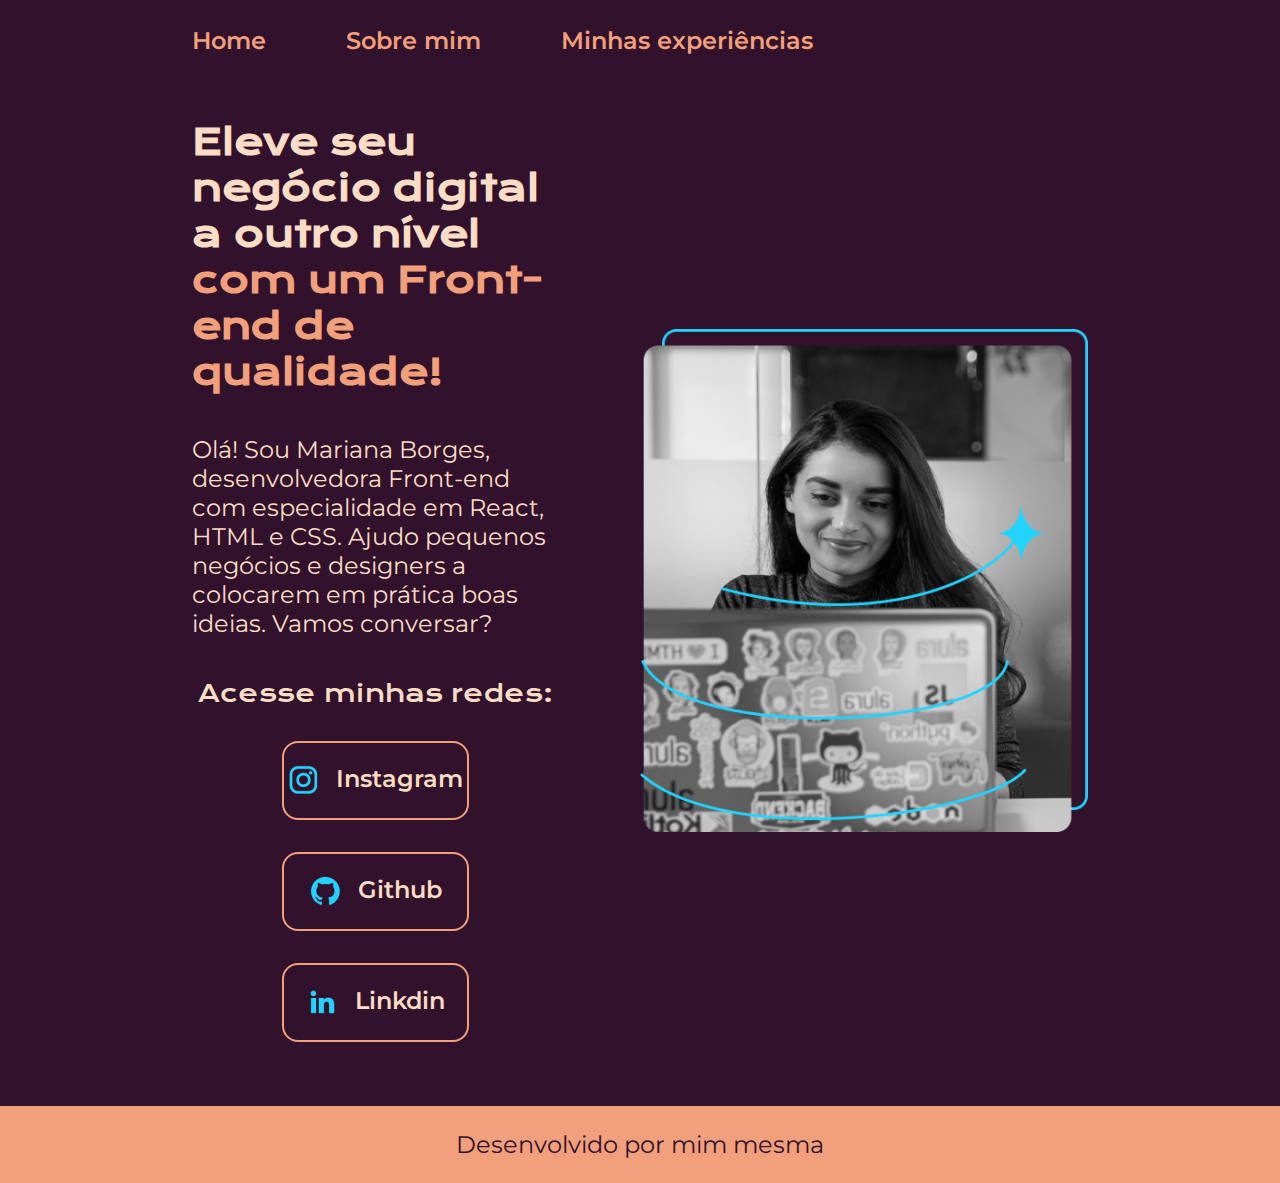
<file: index.html>
<!DOCTYPE html>
<html lang="pt-br">
    <head>
        <meta charset="UTF-8">
        <meta name="viewport" content="width=device-width, initial-scale=1.0">
        <title>Portifólio</title>
        <link rel="stylesheet" href="./styles/styles.css">
    </head>
    <body>
        <header class="header">
            <nav class="header__menu">
                <a class="header__menu__link" href="index.html">Home</a>
                <a class="header__menu__link" href="about.html">Sobre mim</a>
                <a class="header__menu__link" href="curriculum.html">Minhas experiências</a>
            </nav>
        </header>
        <main class="container">
            <section class="container__content">
                <h1 class="container__content__title">Eleve seu negócio digital a outro nível
                    <strong class="titulo-destaque">com um Front-end de qualidade!</strong>
                </h1>
                <p class="container__content__text">Olá! Sou <span class="myname">Mariana Borges</span>, desenvolvedora Front-end com especialidade em React,
                HTML e CSS. Ajudo pequenos negócios e designers a colocarem em prática boas
                ideias. Vamos conversar?</p>
                <div class="container__links">
                    <h2 class="container__links_title">Acesse minhas redes:</h2>
                    <a class="container__links_navigation" href="https://www.instagram.com/?hl=en">
                        <img src="./assets/instagram.png"/>
                        Instagram
                    </a>
                    <a class="container__links_navigation" href="https://github.com/">
                        <img src="./assets/github.png"/>
                        Github
                    </a>
                    <a class="container__links_navigation" href="https://github.com/">
                        <img src="./assets/linkedin.png"/>
                        Linkdin
                    </a>
                </div>
            </section>
            <img class="apresentation__image" src="./Imagem.png"/>         
        </main>
        <footer class="footer">
            <p>Desenvolvido por mim mesma</p>
        </footer>
    </body>
</html>
</file>
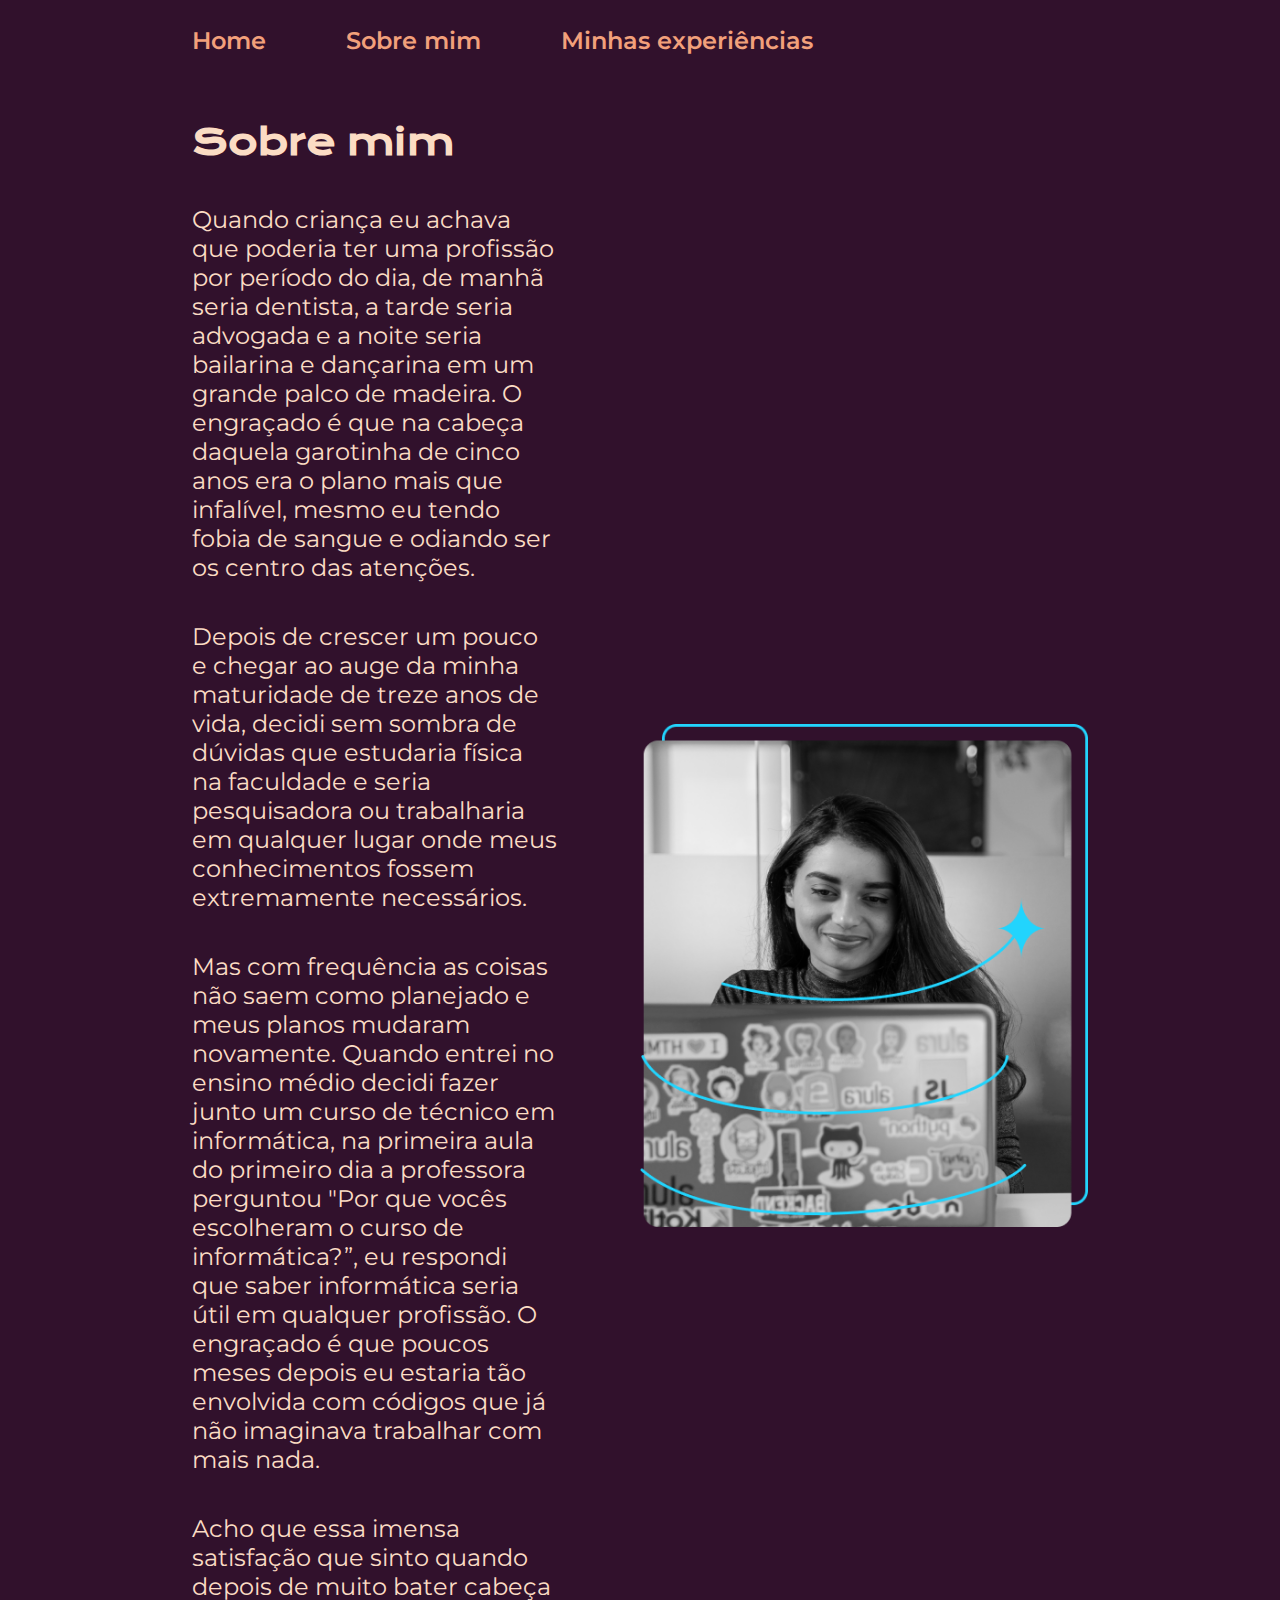
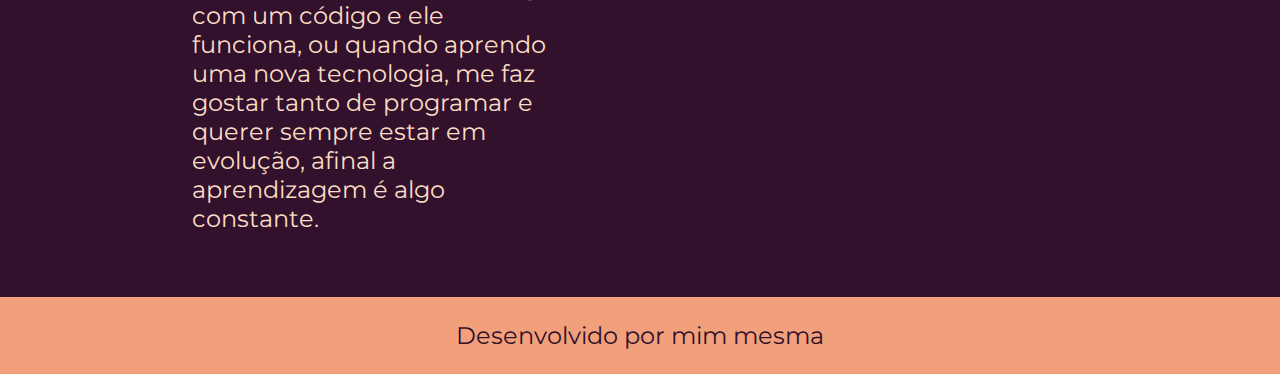
<file: about.html>
<!DOCTYPE html>
<html lang="pt-br">
<head>
    <meta charset="UTF-8">
    <meta name="viewport" content="width=device-width, initial-scale=1.0">
    <link rel="stylesheet" href="./styles/styles.css">
    <title>Sobre mim</title>
</head>
    <body>
        <header class="header">
            <nav class="header__menu">
                <a class="header__menu__link" href="index.html">Home</a>
                <a class="header__menu__link" href="about.html">Sobre mim</a>
                <a class="header__menu__link" href="curriculum.html">Minhas experiências</a>
            </nav>
        </header>
        <main class="container">
            <section class="container__content">
                <h1 class="container__content__title">Sobre mim</h1>
                <p class="container__content__text">Quando criança eu achava que poderia ter uma profissão por período do dia, de manhã seria dentista, a tarde seria advogada e a noite seria bailarina e dançarina em um grande palco de madeira. O engraçado é que na cabeça daquela garotinha de cinco anos era o plano mais que infalível, mesmo eu tendo fobia de sangue e odiando ser os centro das atenções.</p> 

                <p class="container__content__text">Depois de crescer um pouco e chegar ao auge da minha maturidade de treze anos de vida, decidi sem sombra de dúvidas que estudaria física na faculdade e seria pesquisadora ou trabalharia em qualquer lugar onde meus conhecimentos fossem extremamente necessários.</p>

                <p class="container__content__text">Mas com frequência as coisas não saem como planejado e meus planos mudaram novamente. Quando entrei no ensino médio decidi fazer junto um curso de técnico em informática, na primeira aula do primeiro dia a professora perguntou "Por que vocês escolheram o curso de informática?”, eu respondi que saber informática seria útil em qualquer profissão. O engraçado é que poucos meses depois eu estaria tão envolvida com códigos que já não imaginava trabalhar com mais nada.</p> 

                <p class="container__content__text">Acho que essa imensa satisfação que sinto quando depois de muito bater cabeça com um código e ele funciona, ou quando aprendo uma nova tecnologia, me faz gostar tanto de programar e querer sempre estar em evolução, afinal a aprendizagem é algo constante.</p>
            </section>
            <img class="apresentation__image" src="./Imagem.png"/> 
        </main>
        <footer class="footer">
            <p>Desenvolvido por mim mesma</p>
        </footer>
    </body>
</html>
</file>
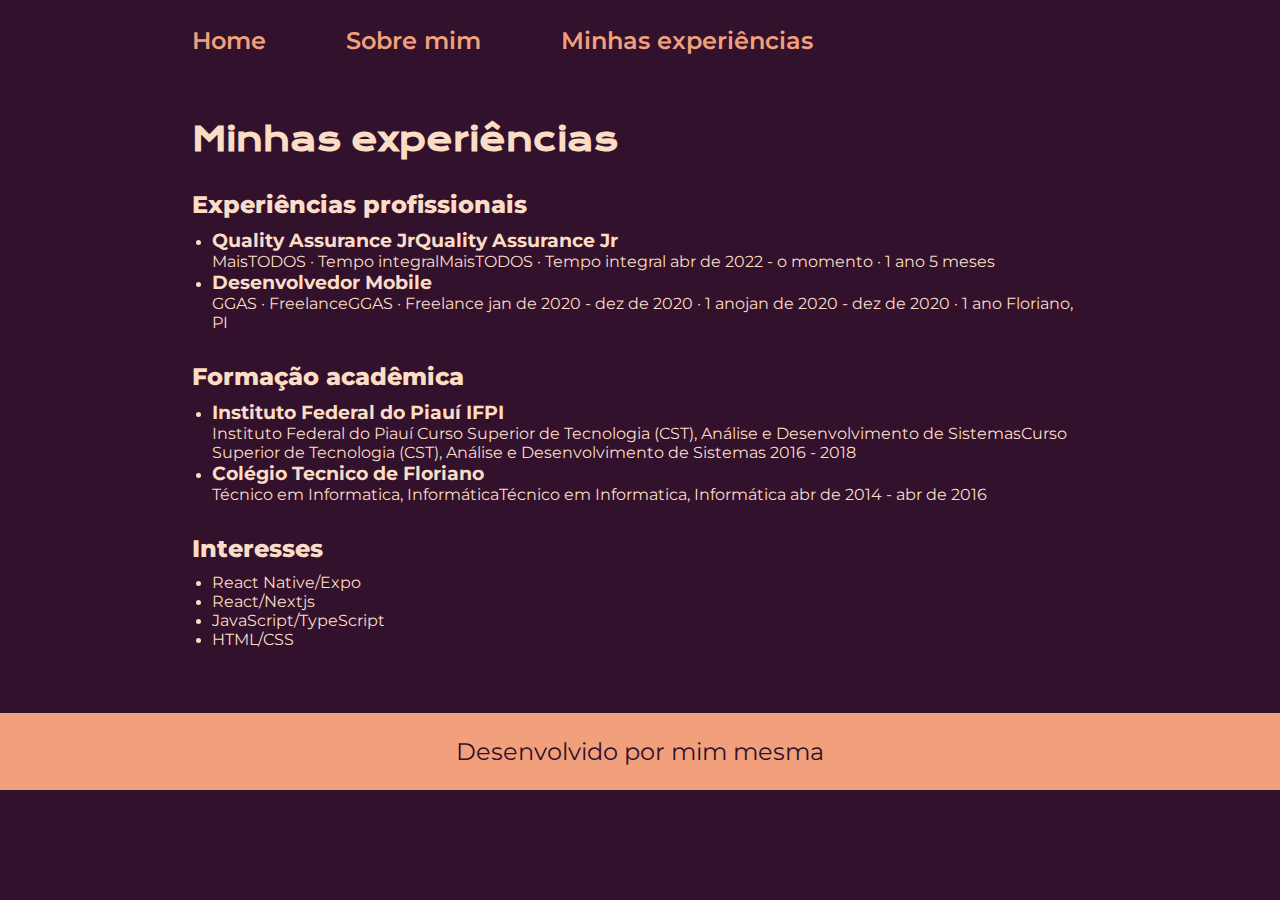
<file: curriculum.html>
<!DOCTYPE html>
<html lang="pt-br">
    <head>
        <meta charset="UTF-8">
        <meta name="viewport" content="width=device-width, initial-scale=1.0">
        <link rel="stylesheet" href="./styles/styles.css">
        <link rel="stylesheet" href="./styles/curriculum.css">
        <title>Curriculo</title>
    </head>
    <body>
        <header class="header">
            <nav class="header__menu">
                <a class="header__menu__link" href="index.html">Home</a>
                <a class="header__menu__link" href="about.html">Sobre mim</a>
                <a class="header__menu__link" href="curriculum.html">Minhas experiências</a>
            </nav>
        </header>
        <main class="curriculum__container">
            <h1 class="curriculum_title">Minhas experiências</h1>
            <section class="curriculum__item">
                <h2 class="curriculum__sectiontitle">Experiências profissionais</h2>
                <ul>
                    <li>
                        <h3>Quality Assurance JrQuality Assurance Jr</h3>
                        <p>MaisTODOS · Tempo integralMaisTODOS · Tempo integral
                        abr de 2022 - o momento · 1 ano 5 meses</p>
                    </li>
                    <li>
                        <h3>Desenvolvedor Mobile</h3>
                        <p>GGAS · FreelanceGGAS · Freelance
                        jan de 2020 - dez de 2020 · 1 anojan de 2020 - dez de 2020 · 1 ano
                        Floriano, PI</p>
                    </li>
                </ul>
            </section>
            <section class="curriculum__item">
                <h2 class="curriculum__sectiontitle">Formação acadêmica</h2>
                <ul>
                    <li>
                        <h3>Instituto Federal do Piauí IFPI</h3>
                        <p>Instituto Federal do Piauí
                        Curso Superior de Tecnologia (CST), Análise e Desenvolvimento de SistemasCurso Superior de Tecnologia (CST), Análise e Desenvolvimento de Sistemas
                        2016 - 2018</p>
                    </li>
                    <li>
                        <h3>Colégio Tecnico de Floriano</h3>
                        <p>Técnico em Informatica, InformáticaTécnico em Informatica, Informática abr de 2014 - abr de 2016</p>
                    </li>
                </ul>
            </section>
            <section class="curriculum__item">
                <h2 class="curriculum__sectiontitle">Interesses</h2>
                <ul>
                    <li><p>React Native/Expo</p></li>
                    <li><p>React/Nextjs</p></li>
                    <li><p>JavaScript/TypeScript</p></li>
                    <li><p>HTML/CSS</p></li>
                </ul>
            </section>            
        </main>
        <footer class="footer">
            <p>Desenvolvido por mim mesma</p>
        </footer>
    </body>
</html>
</file>
<file: styles/styles.css>
@import url('https://fonts.googleapis.com/css2?family=Krona+One&family=Montserrat:wght@400;600&display=swap');

:root {
    --cor-primaria: #31112C;
    --cor-secundaria: #FBDCC4;
    --cor-terciaria: #F2A07B;
    --cor-hover: #7D0633;

    --fonte-primaria: 'Krona One', sans-serif;
    --fonte-secundaria: 'Montserrat', sans-serif;
}

* {
    margin: 0;
    padding: 0;
}

body {
    box-sizing: border-box;
    background-color: var(--cor-primaria);
    color: var(--cor-secundaria);
}

.header{
    padding: 2% 0 0 15%;
}

.header__menu{
    display: flex;
    gap: 80px;
}

.header__menu__link{
    font-size: 1.5rem;
    font-family: var(--fonte-secundaria);
    font-weight: 600;
    color: var(--cor-terciaria);
    text-decoration: none;
}

.titulo-destaque {
    color: var(--cor-terciaria);
}

.container {
    margin: 5% 15%;
    gap: 82px;
    display: flex;
    align-items: center;
    justify-content: space-between;
}

.container__content {
    width: 50%;
    display: flex;
    flex-direction: column;
    gap: 40px;
}

.container__content__title {
    font-size: 2.25rem;
    font-family: var(--fonte-primaria);
}

.myname:hover{
    font-weight: 600;
    color: var(--cor-terciaria);
}

.container__content__text{
    font-size: 1.5rem;
    font-family: var(--fonte-secundaria)
}
.container__links{
    display: flex;
    flex-direction: column;
    justify-content: space-between;
    align-items: center;
    gap: 32px;
}

.container__links_title{
    font-size: 1.5rem;
    font-family: var(--fonte-primaria);
    font-weight: 400;
}

.container__links_navigation {
    display: flex;
    justify-content: center;
    gap: 16px;

    width: 50%;
    border-radius: 16px;
    border: 2px solid  var(--cor-terciaria);
    padding: 21.5px 0;

    color:  var(--cor-secundaria);
    font-size: 1.5rem;
    font-family: var(--fonte-secundaria);
    font-weight: 600;
    text-align: center;
    text-decoration: none;
    
}

.container__links_link:hover {
    background-color: var(--cor-hover);
}

.apresentation__image{
    width: 50%;
} 

.footer {
    color: var(--cor-primaria);
    background-color:  var(--cor-terciaria);

    padding: 24px;
    text-align: center;
    font-size: 1.5rem;
    font-family: var(--fonte-secundaria);
    font-weight: 400px;
}

@media (max-width: 1200px) {
    .header{
        padding:10%;
    }
    .header__menu{
        justify-content: center;
        gap: 40px;
    }
    .container{
        margin: 5%;
        flex-direction: column-reverse;
    }
    .container__content {
        width: auto;
    }
} 

@media (max-width: 500px) {
    .container__links_navigation{
        width: 60%;
    }
}
</file>
<file: styles/curriculum.css>
h3, p {
    font-family: 'Montserrat', sans-serif;
}

ul {
    margin-left: 20px;
}

.curriculum__container {
    margin: 5% 15%;
    display: flex;
    align-items: flex-start;
    flex-direction: column;
    gap: 30px;
}

.curriculum_title {
    font-size: 2.25;
    font-family: 'Krona One', sans-serif;
    color: var(--cor-secundaria);
}

.curriculum__item {
    display: flex;
    align-items: flex-start;
    flex-direction: column;
    gap: 10px;
}

.curriculum__sectiontitle {
    font-size: 1.5;
    font-family: 'Montserrat', sans-serif;
    font-weight: 800;
}
</file>
